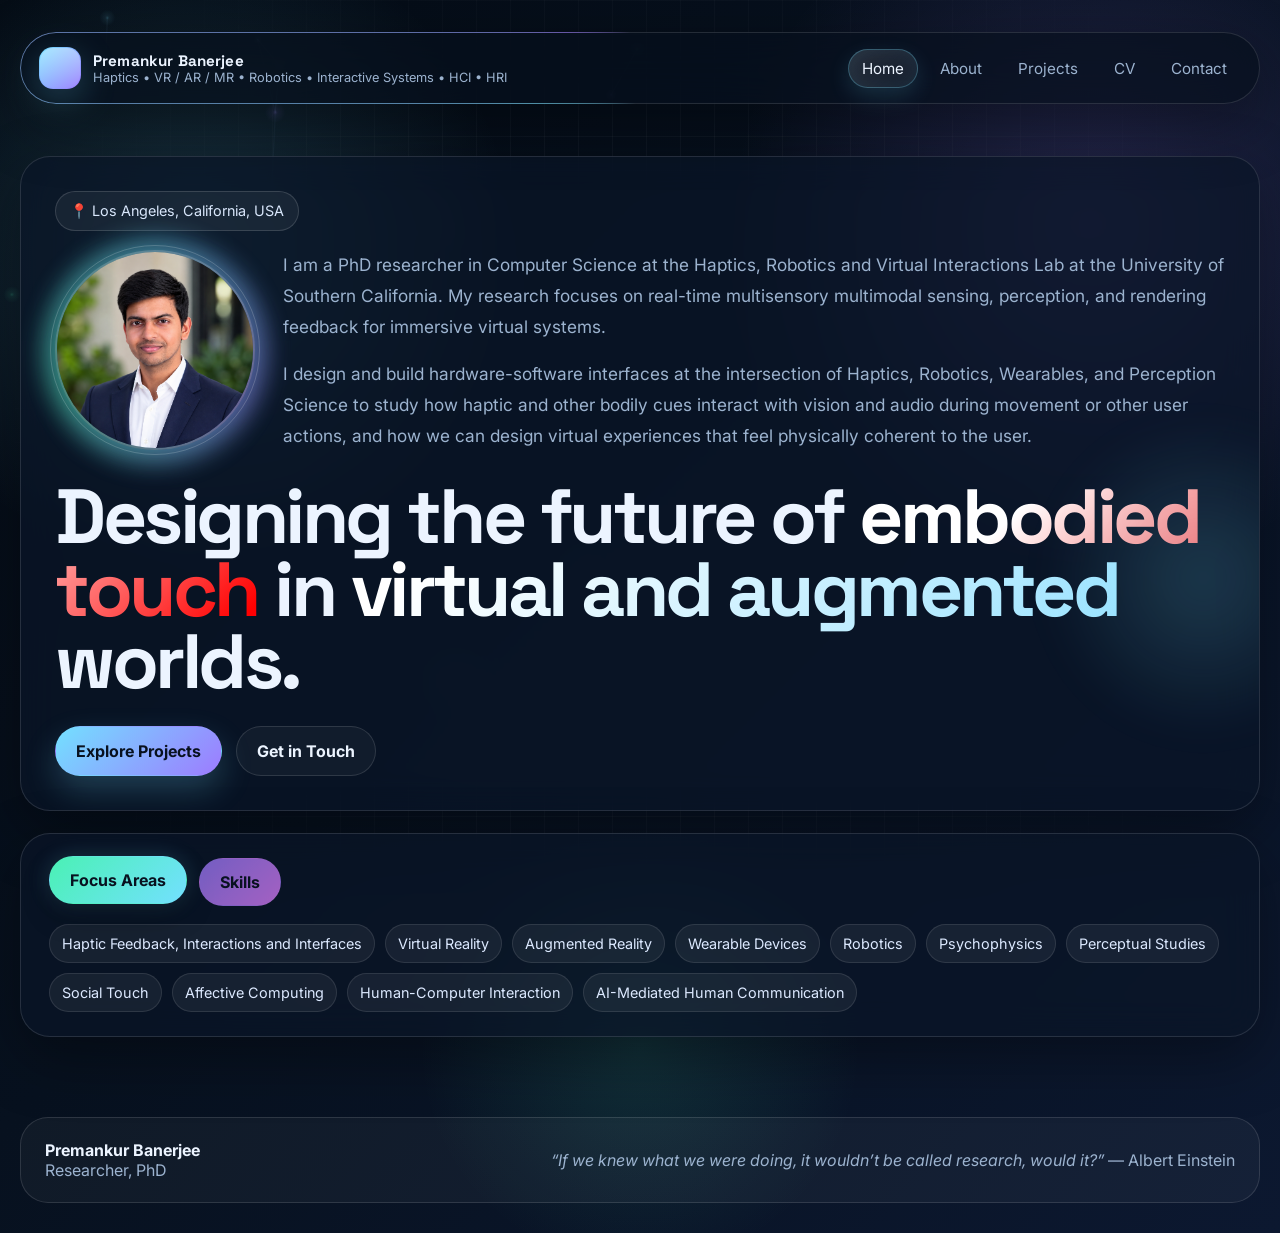
<file: index.html>
<!DOCTYPE html>
<html lang="en">
<head>
  <meta charset="UTF-8" />
  <meta name="viewport" content="width=device-width, initial-scale=1.0" />
  <title>Premankur Banerjee | Home</title>
  <meta name="description" content="Premankur Banerjee — VR/AR Haptics Robotics Researcher." />
  <link rel="preconnect" href="https://fonts.googleapis.com">
  <link rel="preconnect" href="https://fonts.gstatic.com" crossorigin>
  <link href="https://fonts.googleapis.com/css2?family=Inter:wght@400;500;600;700;800&family=Space+Grotesk:wght@500;700&display=swap" rel="stylesheet">
  <link rel="stylesheet" href="style.css" />
  <link rel="stylesheet" href="fx.css" />
  <script src="fx.js"></script>
  <script src="script.js" defer></script>
</head>
<body>
  <div class="page">
    <div class="nav-wrap">
      <nav>
        <div class="brand">
          <div class="brand-mark"></div>
          <div class="brand-copy">
            <strong>Premankur Banerjee</strong>
            <span>Haptics • VR / AR / MR • Robotics • Interactive Systems • HCI • HRI</span>
          </div>
        </div>

        <div class="nav-links">
          <a href="index.html" class="active">Home</a>
          <a href="about.html">About</a>
          <a href="projects.html">Projects</a>
          <a href="CV_2026_Adm.pdf" target="_blank" rel="noopener noreferrer">CV</a>
          <a href="contact.html">Contact</a>
        </div>
      </nav>
    </div>

    <header class="hero">
      <section class="hero-card hero-main reveal">
        <div class="eyebrow">📍 Los Angeles, California, USA</div>

        <div class="hero-intro">
          <div class="hero-top">
            <img src="Headshot1.png" alt="Premankur Banerjee" class="hero-img">

            <div class="hero-top-copy">
              <p class="lead hero-bio">
                I am a PhD researcher in Computer Science at the Haptics, Robotics and Virtual Interactions Lab at the University of Southern California. My research focuses on real-time multisensory multimodal sensing, perception, and rendering feedback for immersive virtual systems.
              </p>

              <p class="lead hero-bio">
                I design and build hardware-software interfaces at the intersection of Haptics, Robotics, Wearables, and Perception Science to study how haptic and other bodily cues interact with vision and audio during movement or other user actions, and how we can design virtual experiences that feel physically coherent to the user.
              </p>
            </div>
          </div>

          <h1 class="hero-title-wide">
            Designing the future of <span class="gradient-text2">embodied touch</span> in <span class="gradient-text">virtual and augmented</span> worlds.
          </h1>
        </div>

        <div class="hero-actions">
          <a class="btn btn-primary" href="projects.html">Explore Projects</a>
          <a class="btn btn-secondary" href="contact.html">Get in Touch</a>
        </div>
      </section>

      <section class="glass focus-tabs reveal">
        <div class="focus-tabs-header">
          <button class="tab-btn active" data-tab="focus">Focus Areas</button>
          <button class="tab-btn" data-tab="skills">Skills</button>
        </div>

        <div class="tab-panel active" id="tab-focus">
          <div class="focus-pills">
            <span class="pill">Haptic Feedback, Interactions and Interfaces</span>
            <span class="pill">Virtual Reality</span>
            <span class="pill">Augmented Reality</span>
            <span class="pill">Wearable Devices</span>
            <span class="pill">Robotics</span>
            <span class="pill">Psychophysics</span>
            <span class="pill">Perceptual Studies</span>
            <span class="pill">Social Touch</span>
            <span class="pill">Affective Computing</span>
            <span class="pill">Human-Computer Interaction</span>
            <span class="pill">AI-Mediated Human Communication</span>
          </div>
        </div>

        <div class="tab-panel" id="tab-skills">
          <div class="skills-subtabs">
            <button class="subtab-btn active" data-subtab="programming">Programming Software &amp; Tools</button>
            <button class="subtab-btn" data-subtab="hardware">Hardware &amp; Sensing</button>
            <button class="subtab-btn" data-subtab="methods">Methods &amp; Analysis</button>
            <button class="subtab-btn" data-subtab="evaluation">User Testing &amp; Evaluation</button>
          </div>

          <div class="skills-subpanel active" id="subtab-programming">
            <div class="skills-pills">
              <span class="pill">C++</span>
              <span class="pill">C</span>
              <span class="pill">C#</span>
              <span class="pill">Python</span>
              <span class="pill">MATLAB</span>
              <span class="pill">Unity 3D</span>
              <span class="pill">CHAI3D</span>
              <span class="pill">OpenHaptics</span>
              <span class="pill">ROS</span>
              <span class="pill">Gazebo</span>
              <span class="pill">TensorFlow</span>
              <span class="pill">Arduino</span>
              <span class="pill">Blender</span>
              <span class="pill">FreeCAD</span>
              <span class="pill">OpenGL</span>
            </div>
          </div>

          <div class="skills-subpanel" id="subtab-hardware">
            <div class="skills-pills">
              <span class="pill">Actuators</span>
              <span class="pill">Force Sensing and Feedback</span>
              <span class="pill">Pressure Sensing</span>
              <span class="pill">IMUs</span>
              <span class="pill">Motion Tracking (OptiTrack, Intel RealSense)</span>
              <span class="pill">6-DoF Motion Platforms</span>
              <span class="pill">Microcontrollers</span>
              <span class="pill">Tactile Wearables</span>
            </div>
          </div>

          <div class="skills-subpanel" id="subtab-methods">
            <div class="skills-pills">
              <span class="pill">Signal Processing</span>
              <span class="pill">Filtering</span>
              <span class="pill">Temporal Smoothing</span>
              <span class="pill">Sensor Fusion</span>
              <span class="pill">Physics Modeling</span>
              <span class="pill">Inverse Kinematics</span>
              <span class="pill">Wireless Communication Protocols</span>
              <span class="pill">Teleoperation</span>
              <span class="pill">CNNs</span>
              <span class="pill">Autoencoders</span>
              <span class="pill">Interactive ML</span>
            </div>
          </div>

          <div class="skills-subpanel" id="subtab-evaluation">
            <div class="skills-pills">
              <span class="pill">Experimental Design</span>
              <span class="pill">User-Centered Design</span>
              <span class="pill">Protocol Creation</span>
              <span class="pill">Data Processing</span>
              <span class="pill">Statistical Analyses</span>
              <span class="pill">Conducted 200+ user studies</span>
            </div>
          </div>
        </div>
      </section>
    </header>

    <footer>
      <div class="footer-card reveal">
        <div>
          <strong>Premankur Banerjee</strong><br />
          Researcher, PhD
        </div>
        <div><em>“If we knew what we were doing, it wouldn’t be called research, would it?”</em> — Albert Einstein</div>
      </div>
    </footer>
  </div>
</body>
</html>
</file>
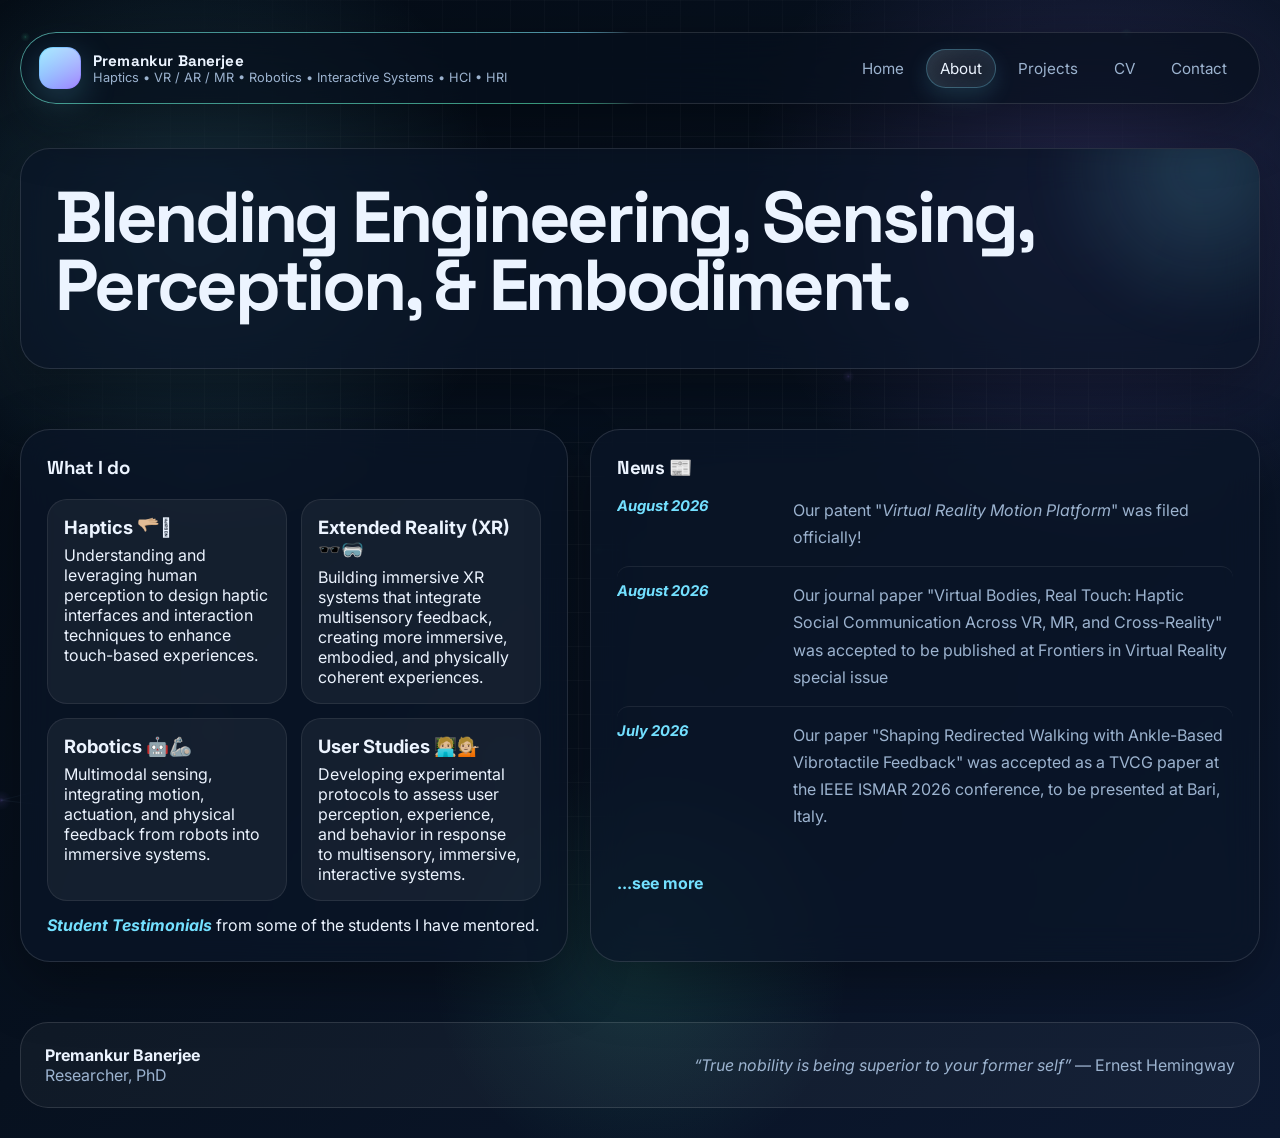
<file: about.html>
<!DOCTYPE html>
<html lang="en">
<head>
  <meta charset="UTF-8" />
  <meta name="viewport" content="width=device-width, initial-scale=1.0" />
  <title>Premankur Banerjee | About</title>
  <meta name="description" content="About Premankur Banerjee." />
  <link rel="preconnect" href="https://fonts.googleapis.com">
  <link rel="preconnect" href="https://fonts.gstatic.com" crossorigin>
  <link href="https://fonts.googleapis.com/css2?family=Inter:wght@400;500;600;700;800&family=Space+Grotesk:wght@500;700&display=swap" rel="stylesheet">
  <link rel="stylesheet" href="style.css" />
  <link rel="stylesheet" href="fx.css" />
  <script src="fx.js"></script>
  <script src="script.js" defer></script>
</head>

<body>
  <div class="page">
    <div class="nav-wrap">
      <nav>
        <div class="brand">
          <div class="brand-mark"></div>
          <div class="brand-copy">
            <strong>Premankur Banerjee</strong>
            <span>Haptics • VR / AR / MR • Robotics • Interactive Systems • HCI • HRI</span>
          </div>
        </div>

        <div class="nav-links">
          <a href="index.html">Home</a>
          <a href="about.html" class="active">About</a>
          <a href="projects.html">Projects</a>
          <a href="CV_2026_Adm.pdf" target="_blank" rel="noopener noreferrer">CV</a>
          <a href="contact.html">Contact</a>
        </div>
      </nav>
    </div>

    <section class="page-section">
      <div class="page-card reveal">
        <!-- <div class="section-kicker">About</div> -->
        <h1 class="page-title">Blending Engineering, Sensing, Perception, & Embodiment.</h1>
      </div>
    </section>

    <section>
      <div class="about-grid">
        <article class="info-card reveal">
          <h3>What I do</h3>

          <div class="stats-grid">
            <div class="mini-stat">
              <strong>Haptics 🫳🏼🫆</strong>
              <span>Understanding and leveraging human perception to design haptic interfaces and interaction techniques to enhance touch-based experiences.</span>
            </div>

            <div class="mini-stat">
              <strong>Extended Reality (XR) 🕶️🥽</strong>
              <span>Building immersive XR systems that integrate multisensory feedback, creating more immersive, embodied, and physically coherent experiences.</span>
            </div>

            <div class="mini-stat">
              <strong>Robotics 🤖🦾</strong>
              <span>Multimodal sensing, integrating motion, actuation, and physical feedback from robots into immersive systems.</span>
            </div>

            <div class="mini-stat">
              <strong>User Studies 🧑🏼‍💻💁🏼</strong>
              <span>Developing experimental protocols to assess user perception, experience, and behavior in response to multisensory, immersive, interactive systems.</span>
            </div>

            <div style="grid-column: 1 / -1;">
              <span>
                <a href="https://drive.google.com/file/d/1TDxbVfy9VCAgjrTBIL4us-nXoTW_kKuj/view?usp=drive_link"
                   target="_blank"
                   rel="noopener noreferrer"
                   style="color: var(--accent); font-weight: 700;">
                  <em>Student Testimonials</em>
                </a>
                from some of the students I have mentored.
              </span>
            </div>
            
          </div>
        </article>

        <article class="timeline-card reveal news-card">
          <h3>News 📰</h3>

          <div class="news-list" id="newsList">
            <div class="news-item">
              <span class="news-date"><em>August 2026</em></span>
              <span class="news-text">Our patent "<em>Virtual Reality Motion Platform</em>" was filed officially!</span>
            </div>
            <div class="news-item">
              <span class="news-date"><em>August 2026</em></span>
              <span class="news-text">Our journal paper "Virtual Bodies, Real Touch: Haptic Social Communication Across VR, MR, and Cross-Reality" was accepted to be published at Frontiers in Virtual Reality special issue</span>
            </div>
            <div class="news-item">
              <span class="news-date"><em>July 2026</em></span>
              <span class="news-text">Our paper "Shaping Redirected Walking with Ankle-Based Vibrotactile Feedback" was accepted as a TVCG paper at the IEEE ISMAR 2026 conference, to be presented at Bari, Italy.</span>
            </div>

            <div class="news-item">
              <span class="news-date"><em>May 2026</em></span>
              <span class="news-text">Awarded the 1-year Link Foundation Fellowship in Modeling, Simulation, and Training; an amount of $35,000 towards my PhD</span>
            </div>

            <div class="news-item">
              <span class="news-date"><em>May 2026</em></span>
              <span class="news-text">Submitted a journal paper to IEEE Transactions on Visualization and Computer Graphics (TVCG)</span>
            </div>
            
            <div class="news-item">
              <span class="news-date"><em>April 2026</em></span>
              <span class="news-text">Presented our paper "SWIMVR: Simulating Water Interaction Using Multimodal Vibro-Thermal Rendering" at IEEE Haptics Symposium 2026 at Reno, Nevada.</span>
            </div>

            <div class="news-item">
              <span class="news-date"><em>December 2025</em></span>
              <span class="news-text">Our journal paper "Crip Haptic Jam: Vibrotactile Composition for Disability-Centered Dance" was accepted and published at IEEE Transactions on Haptics (ToH) Special Issue: Haptics for the Arts</span>
            </div>

            <div class="news-item">
              <span class="news-date"><em>October 2025</em></span>
              <span class="news-text">Passed the PhD Qualifying Examination! Officially a PhD Candidate!🥳🎊🎉</span>
            </div>

            <div class="news-item">
              <span class="news-date"><em>July 2025</em></span>
              <span class="news-text">Presented our paper "Virtual Encounters of the Haptic Kind: Towards a Multi-User VR System for Real-Time Social Touch" at the IEEE World Haptics Conference 2025 in Suwon, South Korea</span>
            </div>
            
            <div class="news-item">
              <span class="news-date"><em>March 2025</em></span>
              <span class="news-text">Presented our paper "The Impact of Airflow and Multisensory Feedback on Immersion and Cybersickness in a VR Surfing Simulation" at the IEEE VR 2025 Conference in Saint-Malo, France</span>
            </div>

            <div class="news-item">
              <span class="news-date"><em>July 2024</em></span>
              <span class="news-text">Presented our paper "Perception and Control of Surfing in Virtual Reality Using a 6-DoF Motion Platform" at the EuroHaptics 2024 Conference in Lille, France</span>
            </div>
          </div>

          <button class="see-more-btn" id="seeMoreBtn" type="button">
            ...see more
          </button>
        </article>
      </div>
    </section>

    <footer>
      <div class="footer-card reveal">
        <div>
          <strong>Premankur Banerjee</strong><br />
          Researcher, PhD
        </div>
        <div><em>“True nobility is being superior to your former self”</em> — Ernest Hemingway</div>
      </div>
    </footer>
  </div>
</body>
</html>
</file>
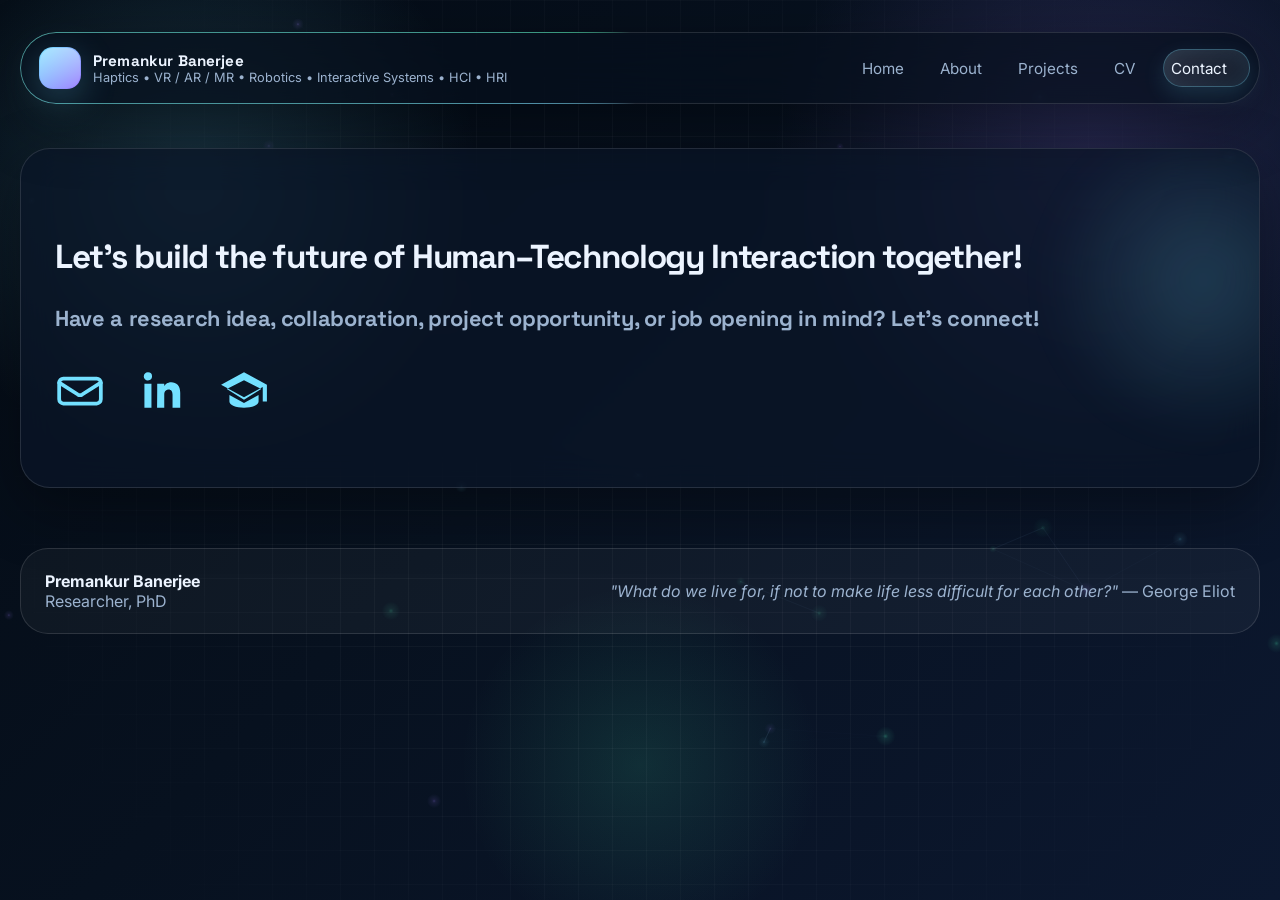
<file: contact.html>
<!DOCTYPE html>
<html lang="en">
<head>
  <meta charset="UTF-8" />
  <meta name="viewport" content="width=device-width, initial-scale=1.0" />

  <title>Premankur Banerjee | Contact</title>

  <meta
    name="description"
    content="Contact Premankur Banerjee for research collaborations, project inquiries, job opportunities, and coffee chats."
  />

  <link rel="preconnect" href="https://fonts.googleapis.com">
  <link rel="preconnect" href="https://fonts.gstatic.com" crossorigin>

  <link
    href="https://fonts.googleapis.com/css2?family=Inter:wght@400;500;600;700;800&family=Space+Grotesk:wght@500;700&display=swap"
    rel="stylesheet"
  >

  <link rel="stylesheet" href="style.css?v=contact-20260725-v2" />
  <link rel="stylesheet" href="fx.css" />
  <script src="fx.js"></script>
  <script src="script.js?v=contact-20260725-v2" defer></script>
</head>

<body>
  <div class="page">

    <!-- Navigation -->
    <div class="nav-wrap">
      <nav>
        <div class="brand">
          <div class="brand-mark"></div>

          <div class="brand-copy">
            <strong>Premankur Banerjee</strong>
            <span>
              Haptics • VR / AR / MR • Robotics • Interactive Systems • HCI • HRI
            </span>
          </div>
        </div>

        <div class="nav-links">
          <a href="index.html">Home</a>
          <a href="about.html">About</a>
          <a href="projects.html">Projects</a>

          <a
            href="CV_2026_Adm.pdf"
            target="_blank"
            rel="noopener noreferrer"
          >
            CV
          </a>

          <a href="contact.html" class="active">Contact</a>
        </div>
      </nav>
    </div>

    <!-- Main contact block -->
    <main>
      <section class="page-section contact-page-section">
        <div class="page-card contact-main-card reveal">

          <h1 class="page-title contact-page-title">
            Let's build the future of Human–Technology Interaction together!
          </h1>

          <p class="contact-intro">
            Have a research idea, collaboration, project opportunity, or job opening in mind? Let's connect!
          </p>

          <div class="contact-icons" aria-label="Contact links">

            <!-- Email -->
            <a
              class="contact-icon-link"
              href="mailto:premanku@usc.edu"
              aria-label="Email Premankur Banerjee"
              title="Email"
            >
              <svg
                viewBox="0 0 24 24"
                fill="none"
                stroke="currentColor"
                stroke-width="1.8"
                stroke-linecap="round"
                stroke-linejoin="round"
                aria-hidden="true"
              >
                <path
                  d="M4 6h16a2 2 0 0 1 2 2v8a2 2 0 0 1-2 2H4a2 2 0 0 1-2-2V8a2 2 0 0 1 2-2Z"
                ></path>

                <path
                  d="m22 8-8.97 5.7a2 2 0 0 1-2.06 0L2 8"
                ></path>
              </svg>
            </a>

            <!-- LinkedIn -->
            <a
              class="contact-icon-link"
              href="https://www.linkedin.com/in/premankur-banerjee-4a5564159/"
              target="_blank"
              rel="noopener noreferrer"
              aria-label="Premankur Banerjee on LinkedIn"
              title="LinkedIn"
            >
              <svg
                viewBox="0 0 24 24"
                fill="currentColor"
                aria-hidden="true"
              >
                <path
                  d="M6.94 8.5H3.56V20h3.38V8.5ZM5.25 3A1.97 1.97 0 0 0 3.25 5c0 1.08.88 1.94 1.97 1.94H5.25A1.95 1.95 0 1 0 5.25 3ZM20.75 12.88c0-3.44-1.84-5.04-4.3-5.04-1.98 0-2.87 1.09-3.37 1.86V8.5H9.69c.05.79 0 11.5 0 11.5h3.39v-6.42c0-.34.02-.68.12-.92.27-.68.89-1.39 1.94-1.39 1.37 0 1.92 1.04 1.92 2.57V20H20.75v-7.12Z"
                ></path>
              </svg>
            </a>

            <!-- Google Scholar -->
            <a
              class="contact-icon-link"
              href="https://scholar.google.com/citations?hl=en&user=jOcj0OUAAAAJ"
              target="_blank"
              rel="noopener noreferrer"
              aria-label="Premankur Banerjee on Google Scholar"
              title="Google Scholar"
            >
              <svg
                viewBox="0 0 24 24"
                fill="currentColor"
                aria-hidden="true"
              >
                <path
                  d="M12 3L1 9l11 6 9-4.91V17h2V9L12 3Zm0 13.18L3.74 11 12 6.82 20.26 11 12 16.18ZM5 13.97v3.05C5 18.66 8.13 20 12 20s7-1.34 7-2.98v-3.05l-7 3.82-7-3.82Z"
                ></path>
              </svg>
            </a>

          </div>
        </div>
      </section>
    </main>

    <!-- Footer -->
    <footer>
      <div class="footer-card reveal">
        <div>
          <strong>Premankur Banerjee</strong><br />
          Researcher, PhD
        </div>

        <div>
          <em>
            "What do we live for, if not to make life less difficult for each other?"</em> — George Eliot
        </div>
      </div>
    </footer>

  </div>
</body>
</html>
</file>
<file: style.css>
:root {
  --bg: #07111f;
  --bg-soft: rgba(10, 22, 40, 0.72);
  --text: #ecf4ff;
  --muted: #9cb3cf;
  --line: rgba(255, 255, 255, 0.12);
  --accent: #73e0ff;
  --accent-2: #9d7bff;
  --accent-3: #4af1b4;
  --shadow: 0 20px 60px rgba(0, 0, 0, 0.35);
  --maxw: 1500px;
}

* { box-sizing: border-box; }
html { scroll-behavior: smooth; }

body {
  margin: 0;
  font-family: 'Inter', system-ui, sans-serif;
  color: var(--text);
  background:
    radial-gradient(circle at 15% 20%, rgba(115, 224, 255, 0.18), transparent 22%),
    radial-gradient(circle at 85% 18%, rgba(157, 123, 255, 0.20), transparent 24%),
    radial-gradient(circle at 50% 85%, rgba(74, 241, 180, 0.12), transparent 18%),
    linear-gradient(135deg, #040b14 0%, #07111f 45%, #0c1830 100%);
  min-height: 100vh;
  overflow-x: hidden;
}

body::before {
  content: "";
  position: fixed;
  inset: 0;
  background-image:
    linear-gradient(rgba(255,255,255,0.035) 1px, transparent 1px),
    linear-gradient(90deg, rgba(255,255,255,0.035) 1px, transparent 1px);
  background-size: 34px 34px;
  mask-image: radial-gradient(circle at center, black 40%, transparent 88%);
  pointer-events: none;
  z-index: 0;
}

a {
  color: inherit;
  text-decoration: none;
}

img {
  max-width: 100%;
  display: block;
}

.page {
  position: relative;
  z-index: 1;
}

.nav-wrap {
  position: sticky;
  top: 16px;
  z-index: 100;
  padding: 16px 20px 0;
}

nav {
  max-width: var(--maxw);
  margin: 0 auto;
  display: flex;
  align-items: center;
  justify-content: space-between;
  gap: 18px;
  padding: 14px 18px;
  border: 1px solid var(--line);
  background: rgba(6, 15, 28, 0.68);
  backdrop-filter: blur(20px);
  border-radius: 999px;
  box-shadow: var(--shadow);
}

.brand {
  display: flex;
  align-items: center;
  gap: 12px;
  min-width: 0;
}

.brand-mark {
  width: 42px;
  height: 42px;
  border-radius: 14px;
  background: linear-gradient(135deg, var(--accent), var(--accent-2));
  box-shadow: 0 10px 35px rgba(115, 224, 255, 0.25);
  position: relative;
  overflow: hidden;
}

.brand-mark::after {
  content: "";
  position: absolute;
  inset: 1px;
  border-radius: 13px;
  background: linear-gradient(180deg, rgba(255,255,255,0.36), rgba(255,255,255,0.06));
  mix-blend-mode: screen;
}

.brand-copy strong {
  display: block;
  font-family: 'Space Grotesk', sans-serif;
  font-size: 0.95rem;
  letter-spacing: 0.01em;
  white-space: nowrap;
}

.brand-copy {
  min-width: 0;
}

.brand-copy strong,
.brand-copy span {
  max-width: 100%;
  overflow: hidden;
  text-overflow: ellipsis;
}

.brand-copy span {
  display: block;
  color: var(--muted);
  font-size: 0.8rem;
  white-space: nowrap;
}

.nav-links {
  display: flex;
  align-items: center;
  gap: 8px;
  flex-wrap: wrap;
  justify-content: flex-end;
}

.nav-links a {
  padding: 10px 14px;
  border-radius: 999px;
  color: var(--muted);
  transition: 0.25s ease;
  font-size: 0.95rem;
}

.nav-links a:hover,
.nav-links a.active {
  background: rgba(255,255,255,0.08);
  color: var(--text);
}

.hero {
  max-width: var(--maxw);
  margin: 28px auto 0;
  padding: 40px 20px 20px;
  display: grid;
  grid-template-columns: 1fr;
  gap: 22px;
  align-items: stretch;
}

.hero-card,
.glass,
.info-card,
.timeline-card,
.project-card,
.cv-card,
.contact-card,
.page-card {
  border: 1px solid var(--line);
  background: var(--bg-soft);
  backdrop-filter: blur(18px);
  border-radius: 30px;
  box-shadow: var(--shadow);
}

.hero-main,
.page-card {
  padding: 34px;
  position: relative;
  overflow: hidden;
}

.hero-main::before,
.page-card::before {
  content: "";
  position: absolute;
  inset: auto -10% 8% auto;
  width: 360px;
  height: 360px;
  background: radial-gradient(circle, rgba(115,224,255,0.18), transparent 62%);
  filter: blur(20px);
  pointer-events: none;
}

.eyebrow {
  display: inline-flex;
  align-items: center;
  gap: 8px;
  width: fit-content;
  border: 1px solid rgba(255,255,255,0.14);
  border-radius: 999px;
  padding: 10px 14px;
  color: #d9e7fb;
  background: rgba(255,255,255,0.05);
  font-size: 0.9rem;
  margin-bottom: 18px;
}

.dot {
  width: 10px;
  height: 10px;
  border-radius: 50%;
  background: linear-gradient(135deg, var(--accent-3), var(--accent));
  box-shadow: 0 0 20px rgba(74,241,180,0.8);
}

.hero-intro {
  display: flex;
  flex-direction: column;
  gap: 28px;
}

.hero-top {
  display: grid;
  grid-template-columns: 200px minmax(0, 1fr);
  gap: 28px;
  align-items: center;
}

.hero-img {
  width: 200px;
  height: 200px;
  min-width: 200px;
  min-height: 200px;
  max-width: 200px;
  max-height: 200px;
  border-radius: 50%;
  object-fit: cover;
  object-position: center;
  flex-shrink: 0;
  aspect-ratio: 1 / 1;
  border: 2px solid rgba(255,255,255,0.2);
  box-shadow: 0 10px 30px rgba(115,224,255,0.25);
}

.hero-top-copy {
  display: flex;
  flex-direction: column;
  gap: 16px;
  align-items: flex-start;
  justify-content: center;
  text-align: left;
  min-width: 0;
}

.hero p.lead,
.hero-bio {
  margin: 0;
  color: var(--muted);
  font-size: 1.08rem;
  line-height: 1.8;
  max-width: 100%;
  text-align: left;
}

.hero-signal-text {
  margin: 0;
  color: var(--muted);
  font-size: 1rem;
  line-height: 1.8;
  max-width: 100%;
  text-align: left;
}

.hero h1,
.hero-title-wide,
.page-title {
  margin: 0;
  font-family: 'Space Grotesk', sans-serif;
  font-size: clamp(2.5rem, 6vw, 5rem);
  line-height: 0.95;
  letter-spacing: -0.045em;
  max-width: 100%;
}

.page-title {
  font-size: clamp(2.3rem, 6vw, 4.5rem);
  margin-bottom: 14px;
}

.gradient-text {
  background: linear-gradient(135deg, #ffffff 5%, #9fe4ff 45%, #b79cff 78%, #7dffcf 100%);
  -webkit-background-clip: text;
  background-clip: text;
  color: transparent;
}
.gradient-text2 {
  background: linear-gradient(135deg, #ffffff 15%, #ff0000 45%, #ae00ff 78%, #ff7700 100%);
  -webkit-background-clip: text;
  background-clip: text;
  color: transparent;
}

.hero-actions {
  display: flex;
  align-items: center;
  gap: 14px;
  flex-wrap: wrap;
  margin-top: 28px;
}

.btn {
  border: 1px solid transparent;
  border-radius: 999px;
  padding: 14px 20px;
  font-weight: 700;
  transition: transform 0.25s ease, box-shadow 0.25s ease, background 0.25s ease, border-color 0.25s ease;
  display: inline-flex;
  align-items: center;
  gap: 10px;
}

.btn-primary {
  background: linear-gradient(135deg, var(--accent), var(--accent-2));
  color: #08111f;
  box-shadow: 0 14px 32px rgba(115, 224, 255, 0.22);
}

.btn-secondary {
  border-color: var(--line);
  background: rgba(255,255,255,0.04);
  color: var(--text);
}

.btn-primary:hover,
.btn-secondary:hover,
.info-card:hover,
.timeline-card:hover,
.project-card:hover,
.cv-card:hover,
.contact-card:hover,
.page-card:hover {
  transform: translateY(-3px);
}

.focus-tabs {
  padding: 24px 28px;
  display: flex;
  flex-direction: column;
  align-items: flex-start;
  text-align: left;
}
.hero > * {
  width: 100%;
  max-width: none;
  margin: 0;
}

.hero > .focus-tabs {
  width: 100%;
  max-width: none;
  margin: 0;
}
.focus-tabs-header {
  display: flex;
  gap: 12px;
  margin-bottom: 18px;
  flex-wrap: wrap;
  justify-content: flex-start;
  width: 100%;
}

.tab-btn,
.subtab-btn {
  border: 1px solid rgba(255,255,255,0.12);
  background: rgba(255,255,255,0.05);
  color: var(--muted);
  padding: 10px 16px;
  border-radius: 999px;
  font: inherit;
  font-weight: 700;
  cursor: pointer;
  transition: 0.25s ease;
  text-align: left;
  white-space: nowrap;
  flex: 0 0 auto;
}

.tab-btn:hover,
.tab-btn.active,
.subtab-btn:hover,
.subtab-btn.active {
  color: var(--text);
  background: rgba(255,255,255,0.1);
  border-color: rgba(115,224,255,0.28);
}

.tab-panel,
.skills-subpanel {
  display: none;
  width: 100%;
  text-align: left;
}

.tab-panel.active,
.skills-subpanel.active {
  display: block;
}

.focus-pills,
.skills-pills {
  display: flex;
  flex-wrap: wrap;
  gap: 10px;
  justify-content: flex-start;
  align-items: flex-start;
  width: 100%;
}

.skills-subtabs {
  display: flex;
  flex-wrap: nowrap;
  gap: 10px;
  justify-content: flex-start;
  align-items: flex-start;
  width: 100%;
  overflow-x: auto;
  padding-bottom: 6px;
  margin-bottom: 18px;
  scrollbar-width: thin;
  scrollbar-color: rgba(115,224,255,0.4) transparent;
}

.skills-subtabs::-webkit-scrollbar {
  height: 8px;
}

.skills-subtabs::-webkit-scrollbar-track {
  background: transparent;
}

.skills-subtabs::-webkit-scrollbar-thumb {
  background: rgba(115,224,255,0.35);
  border-radius: 999px;
}

#tab-skills {
  width: 100%;
  text-align: left;
}

.skills-subpanel {
  width: 100%;
  text-align: left;
}

.skills-pills {
  justify-content: flex-start;
}

.pill {
  padding: 10px 12px;
  border-radius: 999px;
  background: rgba(255,255,255,0.06);
  border: 1px solid rgba(255,255,255,0.1);
  color: #dce9ff;
  font-size: 0.9rem;
  text-align: left;
}

section,
.page-section {
  max-width: var(--maxw);
  margin: 0 auto;
  padding: 60px 20px 0;
}

.section-kicker {
  color: var(--accent);
  font-size: 0.84rem;
  letter-spacing: 0.16em;
  text-transform: uppercase;
  font-weight: 700;
  margin-bottom: 12px;
}

.section-header {
  display: grid;
  grid-template-columns: 0.9fr 1.1fr;
  gap: 26px;
  align-items: end;
  margin-bottom: 26px;
}

.section-header h2,
.project-card h3,
.cv-card h3,
.contact-card h3,
.timeline-card h3,
.info-card h3 {
  margin: 0;
  font-family: 'Space Grotesk', sans-serif;
  letter-spacing: -0.02em;
}

.section-header h2 {
  font-size: clamp(2rem, 4vw, 3.2rem);
  line-height: 1;
}

.section-header p,
.project-card p,
.cv-card p,
.contact-card p,
.timeline-card p,
.info-card p,
.page-card p {
  color: var(--muted);
  line-height: 1.7;
}

.about-grid {
  display: grid;
  grid-template-columns: 0.9fr 1.1fr;
  gap: 22px;
  align-items: stretch;
}

.info-card,
.timeline-card,
.project-card,
.cv-card,
.contact-card {
  padding: 26px;
  transition: transform 0.25s ease, border-color 0.25s ease, background 0.25s ease;
}

.info-card:hover,
.timeline-card:hover,
.project-card:hover,
.cv-card:hover,
.contact-card:hover {
  border-color: rgba(115,224,255,0.28);
  background: rgba(10, 22, 40, 0.78);
}

.stats-grid {
  margin-top: 20px;
  display: grid;
  grid-template-columns: repeat(2, minmax(0, 1fr));
  gap: 14px;
}

.mini-stat {
  padding: 16px;
  border-radius: 20px;
  background: rgba(255,255,255,0.05);
  border: 1px solid rgba(255,255,255,0.08);
}

.mini-stat strong {
  display: block;
  font-size: 1.15rem;
  margin-bottom: 6px;
}

.timeline {
  display: grid;
  gap: 14px;
  margin-top: 18px;
}

.timeline-item {
  display: grid;
  grid-template-columns: 92px 1fr;
  gap: 16px;
  padding: 16px 0;
  border-top: 1px solid rgba(255,255,255,0.08);
}

.timeline-item:first-child {
  border-top: 0;
  padding-top: 0;
}

.timeline-year {
  color: var(--accent);
  font-weight: 700;
  font-size: 0.92rem;
}

.timeline-item h4 {
  margin: 0 0 6px;
  font-size: 1rem;
}

.project-grid {
  display: grid;
  grid-template-columns: repeat(3, minmax(0, 1fr));
  gap: 20px;
}

.project-card {
  display: flex;
  flex-direction: column;
  min-height: 320px;
  position: relative;
  overflow: hidden;
}

.project-badge {
  display: inline-flex;
  width: fit-content;
  padding: 8px 12px;
  border-radius: 999px;
  background: rgba(255,255,255,0.06);
  border: 1px solid rgba(255,255,255,0.1);
  color: #dbe7ff;
  font-size: 0.82rem;
  margin-bottom: 18px;
}

.project-card::after {
  content: "";
  position: absolute;
  width: 160px;
  height: 160px;
  right: -40px;
  bottom: -40px;
  border-radius: 50%;
  background: radial-gradient(circle, rgba(115,224,255,0.16), transparent 65%);
  pointer-events: none;
}

.project-links {
  margin-top: auto;
  display: flex;
  gap: 14px;
  flex-wrap: wrap;
  padding-top: 18px;
}

.project-links a,
.cv-links a,
.contact-links a {
  color: var(--accent);
  font-weight: 600;
}

.projects-showcase {
  max-width: var(--maxw);
  margin: 0 auto;
  padding: 72px 20px 0;
}

.projects-panel {
  display: grid;
  gap: 48px;
}

.projects-intro {
  display: grid;
  grid-template-columns: minmax(260px, 0.75fr) minmax(0, 1fr);
  gap: 28px;
  align-items: end;
  padding: 34px;
  border: 1px solid var(--line);
  background: linear-gradient(135deg, rgba(10, 22, 40, 0.84), rgba(10, 22, 40, 0.52));
  backdrop-filter: blur(18px);
  border-radius: 30px;
  box-shadow: var(--shadow);
  position: relative;
  overflow: hidden;
}

.projects-intro::after {
  content: "";
  position: absolute;
  width: 340px;
  height: 340px;
  right: -120px;
  top: -120px;
  border-radius: 50%;
  background: radial-gradient(circle, rgba(74,241,180,0.16), transparent 66%);
  pointer-events: none;
}

.projects-intro > * {
  position: relative;
  z-index: 1;
}

.projects-intro p {
  margin: 0;
  color: var(--muted);
  line-height: 1.75;
  font-size: 1.04rem;
}

.projects-list {
  display: grid;
  gap: 58px;
}

.project-feature {
  display: grid;
  gap: 24px;
}

.project-feature-header {
  display: block;
  padding-top: 30px;
  border-top: 1px solid rgba(255,255,255,0.14);
}


.project-feature:first-child .project-feature-header {
  padding-top: 0;
  border-top: 0;
}

.project-index {
  display: grid;
  place-items: center;
  width: 58px;
  height: 58px;
  border-radius: 20px;
  border: 1px solid rgba(115,224,255,0.28);
  background: linear-gradient(135deg, rgba(115,224,255,0.2), rgba(157,123,255,0.14));
  color: #eaf8ff;
  font-family: 'Space Grotesk', sans-serif;
  font-weight: 700;
}

.project-feature h2 {
  margin: 0;
  font-family: 'Space Grotesk', sans-serif;
  font-size: clamp(2rem, 4vw, 3.35rem);
  line-height: 1.04;
  letter-spacing: 0;
}

.project-feature-header p {
  margin: 16px 0 0;
  max-width: none;
  color: var(--muted);
  line-height: 1.75;
  font-size: 1.04rem;
}

.project-parts {
  display: grid;
  gap: 18px;
}

.project-part {
  display: grid;
  grid-template-columns: minmax(240px, 360px) minmax(0, 1fr);
  gap: 24px;
  align-items: stretch;
  padding: 18px;
  border: 1px solid rgba(255,255,255,0.12);
  background: rgba(10, 22, 40, 0.66);
  backdrop-filter: blur(18px);
  border-radius: 26px;
  box-shadow: 0 18px 44px rgba(0, 0, 0, 0.22);
  transition: transform 0.25s ease, border-color 0.25s ease, background 0.25s ease;
  overflow: hidden;
}

.project-part:hover {
  transform: translateY(-3px);
  border-color: rgba(115,224,255,0.28);
  background: rgba(10, 22, 40, 0.78);
}

.project-media {
  margin: 0;
  min-height: 210px;
  aspect-ratio: 16 / 10;
  border-radius: 20px;
  overflow: hidden;
  border: 1px solid rgba(255,255,255,0.12);
  background:
    linear-gradient(135deg, rgba(115,224,255,0.16), rgba(157,123,255,0.12)),
    rgba(255,255,255,0.04);
  display: grid;
  place-items: center;
}

.project-media img,
.project-media video {
  width: 100%;
  height: 100%;
  object-fit: cover;
  display: block;
}

.project-media.is-placeholder {
  color: rgba(236,244,255,0.72);
  font-weight: 700;
  text-transform: uppercase;
  font-size: 0.78rem;
  letter-spacing: 0.12em;
  position: relative;
}

.project-media.is-placeholder::before {
  content: "";
  position: absolute;
  inset: 16px;
  border: 1px dashed rgba(255,255,255,0.22);
  border-radius: 16px;
}

.project-media.is-placeholder span {
  position: relative;
  z-index: 1;
}

.project-part-copy {
  min-width: 0;
  display: flex;
  flex-direction: column;
  justify-content: center;
  padding: 8px 6px;
}

.project-part-copy h3 {
  margin: 0;
  font-family: 'Space Grotesk', sans-serif;
  font-size: clamp(0.9rem, 1.3vw, 1.2rem);
  line-height: 1.15;
  letter-spacing: 0;
}

.project-part-copy p {
  margin: 12px 0 0;
  color: var(--muted);
  line-height: 1.75;
}

.cv-grid,
.contact-grid {
  display: grid;
  grid-template-columns: repeat(2, minmax(0, 1fr));
  gap: 20px;
}

.cv-list,
.contact-list {
  display: grid;
  gap: 14px;
  margin-top: 18px;
}

.cv-item,
.contact-item {
  padding: 14px 16px;
  border-radius: 18px;
  background: rgba(255,255,255,0.05);
  border: 1px solid rgba(255,255,255,0.08);
}

.contact-item a {
  display: inline-flex;
  align-items: center;
  gap: 10px;
  color: #dce9ff;
  word-break: break-word;
}

.contact-item svg {
  width: 18px;
  height: 18px;
  flex-shrink: 0;
  color: var(--accent);
}

.contact-icons {
  display: flex;
  align-items: center;
  gap: 16px;
  margin-top: 14px;
}

.contact-icon-link {
  width: 22px;
  height: 22px;
  display: inline-grid;
  place-items: center;
  border-radius: 0;
  border: 0;
  background: transparent;
  color: var(--accent);
  flex: 0 0 auto;
  line-height: 0;
  transition: transform 0.25s ease, color 0.25s ease;
}

.contact-icon-link:hover {
  transform: translateY(-2px);
  color: var(--text);
}

.contact-icon-link svg {
  width: 18px;
  height: 18px;
  display: block;
}

footer {
  max-width: var(--maxw);
  margin: 60px auto 0;
  padding: 0 20px 30px;
}

.footer-card {
  display: flex;
  align-items: center;
  justify-content: space-between;
  gap: 16px;
  padding: 22px 24px;
  border-radius: 28px;
  border: 1px solid var(--line);
  background: rgba(255,255,255,0.04);
  color: var(--muted);
}

.footer-card strong {
  color: var(--text);
}

.reveal {
  opacity: 0;
  transform: translateY(26px);
  transition: 0.7s ease;
}

.reveal.visible {
  opacity: 1;
  transform: translateY(0);
}

@media (max-width: 1080px) {
  .section-header,
  .about-grid,
  .project-grid,
  .cv-grid,
  .contact-grid,
  .projects-intro {
    grid-template-columns: 1fr;
  }

  .project-part {
    grid-template-columns: minmax(220px, 0.75fr) minmax(0, 1fr);
  }
}

@media (max-width: 760px) {
  .nav-wrap {
    top: 8px;
    padding: 10px 12px 0;
  }

  nav {
    border-radius: 26px;
    padding: 14px;
    flex-direction: column;
    align-items: stretch;
  }

  .nav-links {
    justify-content: space-between;
  }

  .hero {
    padding-top: 22px;
  }

  .hero-main,
  .focus-tabs,
  .info-card,
  .timeline-card,
  .project-card,
  .cv-card,
  .contact-card,
  .page-card {
    padding: 22px;
  }

  .hero-top {
    grid-template-columns: 1fr;
    align-items: start;
  }

  .hero-img {
    width: 180px;
    height: 180px;
    min-width: 180px;
    min-height: 180px;
    max-width: 180px;
    max-height: 180px;
  }

  .stats-grid {
    grid-template-columns: 1fr;
  }

  .timeline-item {
    grid-template-columns: 1fr;
    gap: 8px;
  }

  .projects-showcase {
    padding: 42px 12px 0;
  }

  .projects-intro {
    padding: 22px;
    border-radius: 24px;
  }

  .project-feature-header,
  .project-part {
    grid-template-columns: 1fr;
  }

  .project-feature-header {
    gap: 14px;
  }

  .project-index {
    width: 48px;
    height: 48px;
    border-radius: 16px;
  }

  .project-part {
    padding: 14px;
    border-radius: 22px;
  }

  .project-media {
    min-height: 180px;
  }

  .footer-card {
    flex-direction: column;
    align-items: flex-start;
  }
}

.news-card {
  overflow: hidden;
}
.news-card h3 {
  margin-bottom: 18px;
}
.news-list {
  display: grid;
  gap: 0;
  max-height: 360px;
  overflow: hidden;
  transition: max-height 0.35s ease;
}

.news-list.expanded {
  max-height: 1200px;
}

.news-item {
  display: grid;
  grid-template-columns: 150px minmax(0, 1fr);
  gap: 26px;
  padding: 15px 0;
  border-top: 1px solid rgba(255,255,255,0.08);
}

.news-item:first-child {
  border-top: 0;
  padding-top: 0;
}

.news-date {
  color: var(--accent);
  font-weight: 700;
  font-size: 0.92rem;
  white-space: nowrap;
  min-width: 150px;
}

.news-text {
  color: var(--muted);
  line-height: 1.7;
}

.see-more-btn {
  margin-top: 16px;
  border: 0;
  background: transparent;
  color: var(--accent);
  font: inherit;
  font-weight: 700;
  cursor: pointer;
  padding: 0;
}

.see-more-btn:hover {
  text-decoration: underline;
}

.see-more-btn.hidden {
  display: none;
}

@media (max-width: 760px) {
  .news-item {
    grid-template-columns: 1fr;
    gap: 6px;
  }
    .news-date {
    min-width: 0;
  }
}
.project-part-copy h3 a {
  color: inherit;
  text-decoration: none;
  transition: color 0.25s ease;
}

.project-part-copy h3 a:hover {
  color: var(--accent);
}

/* YouTube media blocks */
.project-media.youtube-video {
  position: relative;
  display: block;
  width: 100%;
  min-height: 0;
  aspect-ratio: 16 / 9;
  margin: 0;
  padding: 0 !important;
  overflow: hidden;
  background: #000;
  border-radius: 20px;
}

/* Fill the complete media area */
.project-media.youtube-video .youtube-player-host,
.project-media.youtube-video iframe {
  position: absolute;
  inset: 0;
  display: block;
  width: 100% !important;
  height: 100% !important;
  margin: 0;
  padding: 0;
  border: 0;
}
.project-media video.align-video-left {
  object-fit: cover;
  object-position: left center;
}


.contact-page-section {
  padding-top: 60px;
}

/* Main contact card */
.contact-main-card {
  width: 100%;
  min-height: 340px;
  display: flex;
  flex-direction: column;
  justify-content: center;
}

/* Smaller heading that uses the full card width */
.contact-main-card .contact-page-title {
  width: 100%;
  max-width: none;

  margin: 0 0 28px;

  font-size: clamp(1.8rem, 2.6vw, 2.6rem);
  line-height: 1.12;
  letter-spacing: -0.035em;
}

/* Larger introductory text styled like a subsection heading */
.contact-main-card .contact-intro {
  width: 100%;
  max-width: none;

  margin: 0;

  font-family: "Space Grotesk", sans-serif;
  font-size: clamp(1.25rem, 1.7vw, 1.55rem);
  font-weight: 700;
  line-height: 1.5;
  letter-spacing: -0.015em;

  color: var(--muted);
}

/* More spacing above and between icons */
.contact-main-card .contact-icons {
  display: flex;
  align-items: center;

  gap: 50px;
  margin-top: 30px;
}

/* Larger clickable icon area */
.contact-main-card .contact-icon-link {
  width: 32px;
  height: 32px;

  display: inline-grid;
  place-items: center;

  flex: 0 0 auto;
}

/* Larger visible SVG icons */
.contact-main-card .contact-icon-link svg {
  width: 50px;
  height: 50px;
}

/* Mobile adjustments */
@media (max-width: 760px) {
  .contact-page-section {
    padding-top: 42px;
  }

  .contact-main-card {
    min-height: 0;
  }

  .contact-main-card .contact-page-title {
    font-size: clamp(1.8rem, 8vw, 2.35rem);
    line-height: 1.15;
    margin-bottom: 22px;
  }

  .contact-main-card .contact-intro {
    font-size: 1.1rem;
    line-height: 1.55;
  }

  .contact-main-card .contact-icons {
    gap: 24px;
    margin-top: 26px;
  }

  .contact-main-card .contact-icon-link {
    width: 30px;
    height: 30px;
  }

  .contact-main-card .contact-icon-link svg {
    width: 23px;
    height: 23px;
  }
}

/* =========================================================
   COLORFUL FOCUS AREAS + SKILLS TABS
   ========================================================= */

.focus-tabs-header {
  /* Change these four colors whenever you want */
  --focus-color-1: #4af1b4;
  --focus-color-2: #73e0ff;

  --skills-color-1: #9d7bff;
  --skills-color-2: #e180ff;
}

/* Shared button styling, similar to Explore Projects */
.focus-tabs-header .tab-btn {
  padding: 13px 20px;
  border-radius: 999px;
  border: 1px solid transparent;

  font-weight: 700;
  color: #08111f;

  cursor: pointer;
  opacity: 0.72;

  transition:
    transform 0.25s ease,
    opacity 0.25s ease,
    box-shadow 0.25s ease,
    filter 0.25s ease;
}

/* Focus Areas color */
.focus-tabs-header .tab-btn[data-tab="focus"] {
  background: linear-gradient(
    135deg,
    var(--focus-color-1),
    var(--focus-color-2)
  );
}

/* Skills color */
.focus-tabs-header .tab-btn[data-tab="skills"] {
  background: linear-gradient(
    135deg,
    var(--skills-color-1),
    var(--skills-color-2)
  );
}

/* Hover effect */
.focus-tabs-header .tab-btn:hover {
  color: #08111f;
  opacity: 1;
  transform: translateY(-2px);
  filter: brightness(1.05);
}

/* Currently selected tab */
.focus-tabs-header .tab-btn.active {
  color: #08111f;
  opacity: 1;
  transform: translateY(-2px);
  box-shadow:
    0 12px 28px rgba(0, 0, 0, 0.25),
    0 0 22px rgba(115, 224, 255, 0.18);
}
</file>
<file: fx.css>
/* =============================================================================
   fx.css — motion, page-transition and ambient graphics layer
   -----------------------------------------------------------------------------
   Purely additive. style.css is never modified.
   Everything is scoped to html.fx, a class added by fx.js, so if JavaScript is
   unavailable the site renders exactly as it does today.
   ============================================================================= */

/* Registered so the conic ring around the nav can be animated smoothly.
   Browsers without @property fall back to a static gradient. */
@property --fx-angle {
  syntax: "<angle>";
  inherits: false;
  initial-value: 0deg;
}

html.fx {
  --fx-ease:     cubic-bezier(0.22, 1, 0.36, 1);
  --fx-ease-in:  cubic-bezier(0.6, 0.04, 0.98, 0.34);
  --fx-spring:   cubic-bezier(0.34, 1.4, 0.64, 1);

  /* Sweep direction: +1 travels left-to-right, -1 right-to-left.
     fx.js derives it from the nav order, so moving forward through the site
     always sweeps forward and moving back always sweeps back. */
  --fx-dir: 1;

  /* Per-destination accent pair, so every page arrives in its own colour */
  --fx-tint:   #73e0ff;
  --fx-tint-2: #9d7bff;
  --fx-glow-1: rgba(115, 224, 255, 0.30);
  --fx-glow-2: rgba(157, 123, 255, 0.20);
  --fx-scan:   rgba(115, 224, 255, 0.10);
}

html.fx[data-fx-page="about"] {
  --fx-tint:   #4af1b4;
  --fx-tint-2: #73e0ff;
  --fx-glow-1: rgba(74, 241, 180, 0.28);
  --fx-glow-2: rgba(115, 224, 255, 0.20);
  --fx-scan:   rgba(74, 241, 180, 0.10);
}

html.fx[data-fx-page="projects"] {
  --fx-tint:   #9d7bff;
  --fx-tint-2: #e180ff;
  --fx-glow-1: rgba(157, 123, 255, 0.30);
  --fx-glow-2: rgba(225, 128, 255, 0.20);
  --fx-scan:   rgba(157, 123, 255, 0.11);
}

html.fx[data-fx-page="contact"] {
  --fx-tint:   #73e0ff;
  --fx-tint-2: #4af1b4;
  --fx-glow-1: rgba(115, 224, 255, 0.28);
  --fx-glow-2: rgba(74, 241, 180, 0.20);
  --fx-scan:   rgba(115, 224, 255, 0.10);
}


/* =============================================================================
   1. PAGE TRANSITION — "wavefront handoff"
   -----------------------------------------------------------------------------
   One luminous wavefront crosses the screen and never turns around.

   Leaving  : the front enters from behind, sweeps across and covers the page.
   Arriving : the SAME front keeps travelling in the SAME direction and exits
              the far side, uncovering the new page behind it.

   Because the second half continues the first, the two pages read as one
   continuous stroke rather than an animation that plays and rewinds. The
   direction is derived from the nav order, so travelling forward through the
   site sweeps forward and going back sweeps back — the motion encodes where
   you moved.
   ============================================================================= */

/* Page transitions disabled; other animation sections remain active. */
/* Shared skin for both halves of the wavefront. Glowing energy bands sit on
   both vertical edges, so whichever edge happens to be the working one — the
   leading edge on the way out, the trailing edge on the way in — is lit. */
html.fx::after,
.fx-exit {
  position: fixed;
  top: 0;
  bottom: 0;
  left: -3vw;
  width: 106vw;
  pointer-events: none;
  background:
    /* oscilloscope trace hugging each edge */
    url("data:image/svg+xml,%3Csvg xmlns='http://www.w3.org/2000/svg' width='48' height='160'%3E%3Cpath d='M24 0 Q46 20 24 40 T24 80 T24 120 T24 160' fill='none' stroke='%23ffffff' stroke-opacity='0.45' stroke-width='1.6'/%3E%3C/svg%3E") 30px 0 / 48px 160px repeat-y,
    url("data:image/svg+xml,%3Csvg xmlns='http://www.w3.org/2000/svg' width='48' height='160'%3E%3Cpath d='M24 0 Q46 20 24 40 T24 80 T24 120 T24 160' fill='none' stroke='%23ffffff' stroke-opacity='0.45' stroke-width='1.6'/%3E%3C/svg%3E") calc(100% - 78px) 0 / 48px 160px repeat-y,
    /* the energy bands themselves */
    linear-gradient(
      90deg,
      rgba(255, 255, 255, 0) 0px,
      var(--fx-tint) 3px,
      #ffffff 9px,
      var(--fx-tint-2) 15px,
      var(--fx-glow-1) 34px,
      transparent 130px,
      transparent calc(100% - 130px),
      var(--fx-glow-1) calc(100% - 34px),
      var(--fx-tint-2) calc(100% - 15px),
      #ffffff calc(100% - 9px),
      var(--fx-tint) calc(100% - 3px),
      rgba(255, 255, 255, 0) 100%
    ) 0 0 / 100% 100% no-repeat,
    /* signal texture */
    repeating-linear-gradient(0deg, rgba(255, 255, 255, 0.035) 0 1px, transparent 1px 6px) 0 0 / auto repeat,
    linear-gradient(90deg, rgba(255, 255, 255, 0.05) 1px, transparent 1px) 0 0 / 34px 34px repeat,
    radial-gradient(120% 90% at 50% 50%, var(--fx-glow-1), transparent 72%) 0 0 / 100% 100% no-repeat,
    linear-gradient(135deg, #040b14 0%, #07111f 48%, #0c1830 100%) 0 0 / 100% 100% no-repeat;
}

/* Arriving half. A pseudo-element on <html> so it is painted on the very first
   frame — no flash of unstyled content, no JS timing dependency. */
html.fx::after {
  /* content: ""; */
  z-index: 9999;
  /* animation: fx-sweep-out 0.72s cubic-bezier(0.16, 1, 0.3, 1) forwards; */
}

/* Leaving half, created by fx.js and tinted with the DESTINATION colour so the
   handoff between the two pages is seamless. */
.fx-exit {
  z-index: 9990;
  /* animation: fx-sweep-in 0.5s cubic-bezier(0.65, 0, 0.35, 1) forwards; */
}

@keyframes fx-sweep-in {
  from { transform: translate3d(calc(var(--fx-dir) * -108%), 0, 0); }
  to   { transform: translate3d(0, 0, 0); }
}

@keyframes fx-sweep-out {
  from { transform: translate3d(0, 0, 0); }
  to   { transform: translate3d(calc(var(--fx-dir) * 108%), 0, 0); }
}

/* Sensor scanline crossing the other axis as the page settles. */
html.fx::before {
  /* content: ""; */
  position: fixed;
  left: 0;
  right: 0;
  top: 0;
  height: 24vh;
  z-index: 9998;
  pointer-events: none;
  mix-blend-mode: screen;
  background: linear-gradient(180deg, transparent, var(--fx-scan) 45%, transparent);
  /* animation: fx-scan 1.15s cubic-bezier(0.4, 0, 0.2, 1) 0.2s both; */
}

@keyframes fx-scan {
  from { transform: translate3d(0, -30vh, 0); opacity: 0; }
  18%  { opacity: 1; }
  to   { transform: translate3d(0, 112vh, 0); opacity: 0; }
}

/* The content is carried along by the wave rather than fading in place: it
   leaves in the sweep direction and arrives still moving the same way. */
html.fx .page {
  /* animation: fx-page-in 0.9s cubic-bezier(0.16, 1, 0.3, 1) backwards; */
}

@keyframes fx-page-in {
  from { transform: translate3d(calc(var(--fx-dir) * -46px), 0, 0); }
  to   { transform: none; }
}

html.fx-leaving .page {
  /* animation: fx-page-out 0.5s cubic-bezier(0.65, 0, 0.35, 1) forwards; */
}

@keyframes fx-page-out {
  to {
    opacity: 0.35;
    transform: translate3d(calc(var(--fx-dir) * 40px), 0, 0) scale(0.985);
    filter: blur(5px);
  }
}

/* Blocks settle in sequence just behind the departing wavefront.
   `backwards` (not `both`) means the hidden state only exists during the delay
   window — if the animation never runs, content is simply visible. */
html.fx .page > * {
  /* animation: fx-block-in 0.6s var(--fx-ease) backwards; */
}
/* html.fx .page > *:nth-child(1)   { animation-delay: 0.06s; } */
/* html.fx .page > *:nth-child(2)   { animation-delay: 0.14s; } */
/* html.fx .page > *:nth-child(3)   { animation-delay: 0.21s; } */
/* html.fx .page > *:nth-child(4)   { animation-delay: 0.27s; } */
/* html.fx .page > *:nth-child(n+5) { animation-delay: 0.32s; } */

@keyframes fx-block-in {
  from { opacity: 0; transform: translateY(16px); filter: blur(4px); }
  to   { opacity: 1; transform: none;             filter: blur(0);   }
}


/* =============================================================================
   2. AMBIENT FIELD — interactive particle canvas behind the content
   ============================================================================= */

.fx-canvas {
  position: fixed;
  inset: 0;
  z-index: 0;
  pointer-events: none;
}


/* =============================================================================
   3. SCROLL PROGRESS
   ============================================================================= */

.fx-progress {
  position: fixed;
  top: 0;
  left: 0;
  right: 0;
  height: 3px;
  z-index: 9500;
  pointer-events: none;
  transform: scaleX(0);
  transform-origin: 0 50%;
  background: linear-gradient(90deg, var(--accent-3), var(--accent) 45%, var(--accent-2));
  box-shadow: 0 0 18px rgba(115, 224, 255, 0.45);
}


/* =============================================================================
   4. NAVIGATION
   ============================================================================= */

html.fx nav {
  position: relative;
  transition:
    padding    0.35s var(--fx-ease),
    background 0.35s ease,
    box-shadow 0.35s ease;
}

/* Slowly rotating conic ring traced along the nav's pill border. */
html.fx nav::after {
  content: "";
  position: absolute;
  inset: -1px;
  border-radius: inherit;
  padding: 1px;
  pointer-events: none;
  opacity: 0.55;
  background: conic-gradient(
    from var(--fx-angle),
    transparent 0 52%,
    var(--fx-tint) 70%,
    var(--fx-tint-2) 82%,
    transparent 96%
  );
  -webkit-mask: linear-gradient(#000 0 0) content-box, linear-gradient(#000 0 0);
          mask: linear-gradient(#000 0 0) content-box, linear-gradient(#000 0 0);
  -webkit-mask-composite: xor;
          mask-composite: exclude;
  animation: fx-spin 9s linear infinite;
}

@keyframes fx-spin {
  to { --fx-angle: 360deg; }
}

html.fx.fx-scrolled nav {
  padding: 10px 16px;
  background: rgba(6, 15, 28, 0.84);
  box-shadow: 0 18px 50px rgba(0, 0, 0, 0.45);
}

/* The sliding pill replaces the static hover/active backgrounds. */
html.fx .nav-links { position: relative; }

html.fx .nav-links a {
  position: relative;
  z-index: 1;
  transition: color 0.28s ease, transform 0.35s var(--fx-spring);
}

html.fx .nav-links a:hover,
html.fx .nav-links a.active {
  background: transparent;
}

.fx-nav-ind {
  position: absolute;
  top: 0;
  left: 0;
  z-index: 0;
  width: 0;
  height: 0;
  opacity: 0;
  border-radius: 999px;
  pointer-events: none;
  background: linear-gradient(135deg, rgba(255, 255, 255, 0.12), rgba(255, 255, 255, 0.05));
  border: 1px solid rgba(115, 224, 255, 0.30);
  box-shadow:
    0 8px 22px rgba(115, 224, 255, 0.14),
    inset 0 0 20px rgba(115, 224, 255, 0.08);
  transition:
    transform 0.45s var(--fx-spring),
    width     0.45s var(--fx-spring),
    height    0.45s var(--fx-spring),
    opacity   0.3s  ease;
}

/* Brand mark: a slow chromatic drift plus a breathing halo. */
html.fx .brand-mark {
  transition: transform 0.5s var(--fx-spring);
  animation: fx-brand-glow 4.5s ease-in-out infinite;
}

@keyframes fx-brand-glow {
  0%, 100% { box-shadow: 0 10px 32px rgba(115, 224, 255, 0.24); filter: hue-rotate(0deg);  }
  50%      { box-shadow: 0 12px 46px rgba(157, 123, 255, 0.42); filter: hue-rotate(22deg); }
}

html.fx .brand:hover .brand-mark {
  transform: rotate(-10deg) scale(1.07);
}


/* =============================================================================
   5. HERO
   ============================================================================= */

/* Wipe-in reveal. clip-path moves the mask, never the glyphs, so the
   background-clip gradient text stays perfectly intact. */
html.fx .hero-title-wide,
html.fx .page-title {
  animation: fx-title-in 1.05s var(--fx-ease) 0.34s backwards;
}

@keyframes fx-title-in {
  from { clip-path: inset(-20% 100% -25% 0); opacity: 0; transform: translateY(16px); filter: blur(7px); }
  60%  { opacity: 1; }
  to   { clip-path: inset(-20% -6%  -25% 0); opacity: 1; transform: none;             filter: blur(0);   }
}

/* Gradient headline text drifts slowly instead of sitting still. */
html.fx .gradient-text,
html.fx .gradient-text2 {
  background-size: 230% 100%;
  animation: fx-shimmer 9s ease-in-out infinite alternate;
}

@keyframes fx-shimmer {
  from { background-position: 0% 50%; }
  to   { background-position: 100% 50%; }
}

/* Headshot: rotating conic halo + gentle float. Wrapper is added by fx.js. */
.fx-avatar {
  position: relative;
  display: inline-block;
  width: max-content;
  border-radius: 50%;
  animation: fx-float 7s ease-in-out infinite;
}

.fx-avatar::before {
  content: "";
  position: absolute;
  inset: -12px;
  z-index: 0;
  border-radius: 50%;
  filter: blur(12px);
  opacity: 0.45;
  background: conic-gradient(
    from 0deg,
    var(--accent),
    var(--accent-2),
    var(--accent-3),
    var(--accent)
  );
  animation: fx-rotate 14s linear infinite;
}

.fx-avatar::after {
  content: "";
  position: absolute;
  inset: -5px;
  z-index: 2;
  border-radius: 50%;
  border: 1px solid rgba(255, 255, 255, 0.18);
  pointer-events: none;
}

.fx-avatar img { position: relative; z-index: 1; }

@keyframes fx-rotate { to { transform: rotate(360deg); } }

@keyframes fx-float {
  0%, 100% { transform: translateY(0); }
  50%      { transform: translateY(-9px); }
}

/* Location badge gets a live pulse. */
html.fx .eyebrow {
  position: relative;
  overflow: hidden;
  transition: border-color 0.35s ease, background 0.35s ease;
}

html.fx .eyebrow::after {
  content: "";
  position: absolute;
  inset: 0;
  background: linear-gradient(110deg, transparent 30%, rgba(255, 255, 255, 0.14) 50%, transparent 70%);
  transform: translateX(-120%);
  animation: fx-sheen 6s ease-in-out 1.5s infinite;
}

@keyframes fx-sheen {
  0%       { transform: translateX(-120%); }
  22%, 100% { transform: translateX(120%); }
}


/* =============================================================================
   6. TAB / SUB-TAB TRANSITIONS
   ============================================================================= */

html.fx .tab-panel.active,
html.fx .skills-subpanel.active {
  animation: fx-panel-in 0.5s var(--fx-ease);
}

@keyframes fx-panel-in {
  from { opacity: 0; transform: translateY(12px); }
  to   { opacity: 1; transform: none; }
}

/* Cascading pills. `backwards` only, so the element returns to normal control
   after the run and hover transforms keep working. */
html.fx .fx-stagger .pill {
  animation: fx-pill-in 0.52s var(--fx-spring) backwards;
}

@keyframes fx-pill-in {
  from { opacity: 0; transform: translateY(16px) scale(0.88); filter: blur(5px); }
  to   { opacity: 1; transform: none;                          filter: blur(0);   }
}

html.fx .pill {
  transition:
    transform    0.3s var(--fx-spring),
    background   0.3s ease,
    border-color 0.3s ease,
    box-shadow   0.3s ease,
    color        0.3s ease;
}

html.fx .pill:hover {
  transform: translateY(-3px) scale(1.045);
  background: rgba(115, 224, 255, 0.14);
  border-color: rgba(115, 224, 255, 0.45);
  box-shadow: 0 10px 26px rgba(115, 224, 255, 0.18);
  color: #ffffff;
}

/* Height of the tabs card is animated by fx.js so panels never snap. */
html.fx .focus-tabs.fx-resizing { overflow: hidden; }

/* Sliding underline for the skills sub-tabs. */
html.fx .skills-subtabs { position: relative; }

.fx-sub-ind {
  position: absolute;
  bottom: 2px;
  left: 0;
  width: 0;
  height: 2px;
  opacity: 0;
  border-radius: 2px;
  pointer-events: none;
  background: linear-gradient(90deg, var(--accent), var(--accent-2));
  box-shadow: 0 0 12px rgba(115, 224, 255, 0.65);
  transition:
    transform 0.42s var(--fx-spring),
    width     0.42s var(--fx-spring),
    opacity   0.3s  ease;
}


/* =============================================================================
   7. CARDS — cursor spotlight and 3D tilt
   ============================================================================= */

html.fx .fx-spot {
  position: relative;
  overflow: hidden;
}

html.fx .fx-spot::after {
  content: "";
  position: absolute;
  inset: 0;
  z-index: 0;
  opacity: 0;
  border-radius: inherit;
  pointer-events: none;
  transition: opacity 0.4s ease;
  background: radial-gradient(
    340px circle at var(--fx-px, 50%) var(--fx-py, 50%),
    rgba(115, 224, 255, 0.14),
    transparent 62%
  );
}

html.fx .fx-spot > * { position: relative; z-index: 1; }
html.fx .fx-spot:hover::after { opacity: 1; }

html.fx .fx-tilt {
  transition:
    transform    0.4s var(--fx-ease),
    border-color 0.3s ease,
    box-shadow   0.3s ease;
  will-change: transform;
}

html.fx .fx-tilt:hover {
  box-shadow: 0 26px 60px rgba(0, 0, 0, 0.35), 0 0 0 1px rgba(115, 224, 255, 0.10);
}

html.fx .mini-stat {
  transition: transform 0.35s var(--fx-ease), background 0.3s ease, border-color 0.3s ease;
}

html.fx .mini-stat:hover {
  background: rgba(115, 224, 255, 0.07);
  border-color: rgba(115, 224, 255, 0.24);
}

html.fx .contact-item {
  transition: transform 0.3s var(--fx-spring), background 0.3s ease, border-color 0.3s ease;
}

html.fx .contact-item:hover {
  transform: translateX(5px);
  background: rgba(115, 224, 255, 0.08);
  border-color: rgba(115, 224, 255, 0.24);
}


/* =============================================================================
   8. BUTTONS — magnetism, sheen and click ripple
   ============================================================================= */

html.fx .btn {
  position: relative;
  overflow: hidden;
  transform: translate(var(--fx-mx, 0px), calc(var(--fx-my, 0px) + var(--fx-lift, 0px)));
  transition: transform 0.35s var(--fx-spring), box-shadow 0.3s ease, background 0.3s ease;
}

html.fx .btn:hover  { --fx-lift: -3px; }
html.fx .btn:active { --fx-lift: 0px; }

html.fx .btn-primary:hover {
  box-shadow: 0 20px 46px rgba(115, 224, 255, 0.36);
}

html.fx .btn-primary::before {
  content: "";
  position: absolute;
  inset: 0;
  background: linear-gradient(110deg, transparent 32%, rgba(255, 255, 255, 0.45) 50%, transparent 68%);
  transform: translateX(-130%);
  transition: transform 0.7s var(--fx-ease);
}

html.fx .btn-primary:hover::before { transform: translateX(130%); }

html.fx .btn-secondary:hover {
  background: rgba(115, 224, 255, 0.10);
  border-color: rgba(115, 224, 255, 0.35);
}

html.fx .tab-btn,
html.fx .subtab-btn,
html.fx .see-more-btn {
  position: relative;
  overflow: hidden;
}

.fx-ripple {
  position: absolute;
  border-radius: 50%;
  pointer-events: none;
  transform: translate(-50%, -50%) scale(0);
  background: radial-gradient(circle, rgba(255, 255, 255, 0.5), rgba(255, 255, 255, 0) 68%);
  animation: fx-ripple 0.62s ease-out forwards;
}

@keyframes fx-ripple {
  to { transform: translate(-50%, -50%) scale(1); opacity: 0; }
}

/* Contact icons pick up the magnetic treatment too. */
html.fx .contact-icon-link {
  transform: translate(var(--fx-mx, 0px), calc(var(--fx-my, 0px) + var(--fx-lift, 0px)));
  transition: transform 0.35s var(--fx-spring), color 0.3s ease, filter 0.3s ease;
}

html.fx .contact-icon-link:hover {
  --fx-lift: -3px;
  color: var(--text);
  filter: drop-shadow(0 0 14px rgba(115, 224, 255, 0.75));
}


/* =============================================================================
   9. SCROLL REVEALS
   ============================================================================= */

/* Deepens the existing .reveal animation driven by script.js. */
html.fx .reveal {
  transform: translateY(30px) scale(0.99);
  filter: blur(6px);
  transition:
    opacity   0.8s var(--fx-ease),
    transform 0.8s var(--fx-ease),
    filter    0.8s var(--fx-ease);
}

html.fx .reveal.visible {
  transform: none;
  filter: blur(0);
}

/* Finer-grained staggered reveals applied by fx.js. */
html.fx .fx-rise { opacity: 0; }

html.fx .fx-rise.fx-in {
  opacity: 1;
  animation: fx-rise-in 0.75s var(--fx-ease) backwards;
}

@keyframes fx-rise-in {
  from { opacity: 0; transform: translateY(28px) scale(0.985); filter: blur(6px); }
  to   { opacity: 1; transform: none;                           filter: blur(0);   }
}

/* Project media gets a slow parallax-ish breathing scale on hover. */
html.fx .project-media img,
html.fx .project-media video {
  transition: transform 0.7s var(--fx-ease), filter 0.5s ease;
}

html.fx .project-part:hover .project-media img,
html.fx .project-part:hover .project-media video {
  transform: scale(1.05);
  filter: saturate(1.12);
}

html.fx .project-index {
  transition: transform 0.5s var(--fx-spring), box-shadow 0.4s ease;
}

html.fx .project-feature:hover .project-index {
  transform: rotate(-6deg) scale(1.08);
  box-shadow: 0 12px 30px rgba(115, 224, 255, 0.25);
}

html.fx .news-item {
  transition: background 0.3s ease, padding-left 0.3s var(--fx-ease);
  border-radius: 12px;
}

html.fx .news-item:hover {
  background: rgba(115, 224, 255, 0.05);
  padding-left: 10px;
}

html.fx .footer-card {
  transition: border-color 0.4s ease, background 0.4s ease;
}

html.fx .footer-card:hover {
  border-color: rgba(115, 224, 255, 0.22);
  background: rgba(255, 255, 255, 0.06);
}


/* =============================================================================
   10. ACCESSIBILITY & PRINT
   ============================================================================= */

@media (prefers-reduced-motion: reduce) {
  html.fx::before,
  html.fx::after,
  .fx-exit,
  .fx-canvas,
  .fx-ripple {
    display: none !important;
  }

  html.fx *,
  html.fx *::before,
  html.fx *::after {
    animation-duration: 0.001ms !important;
    animation-iteration-count: 1 !important;
    transition-duration: 0.01ms !important;
  }

  html.fx .reveal,
  html.fx .fx-rise {
    opacity: 1 !important;
    transform: none !important;
    filter: none !important;
  }
}

@media print {
  html.fx::before,
  html.fx::after,
  .fx-canvas,
  .fx-progress,
  .fx-exit {
    display: none !important;
  }

  html.fx .reveal,
  html.fx .fx-rise {
    opacity: 1 !important;
    transform: none !important;
    filter: none !important;
  }
}

/* Touch / coarse pointers: drop the effects that depend on a cursor. */
@media (hover: none) {
  html.fx .fx-spot::after { display: none; }
}
</file>
